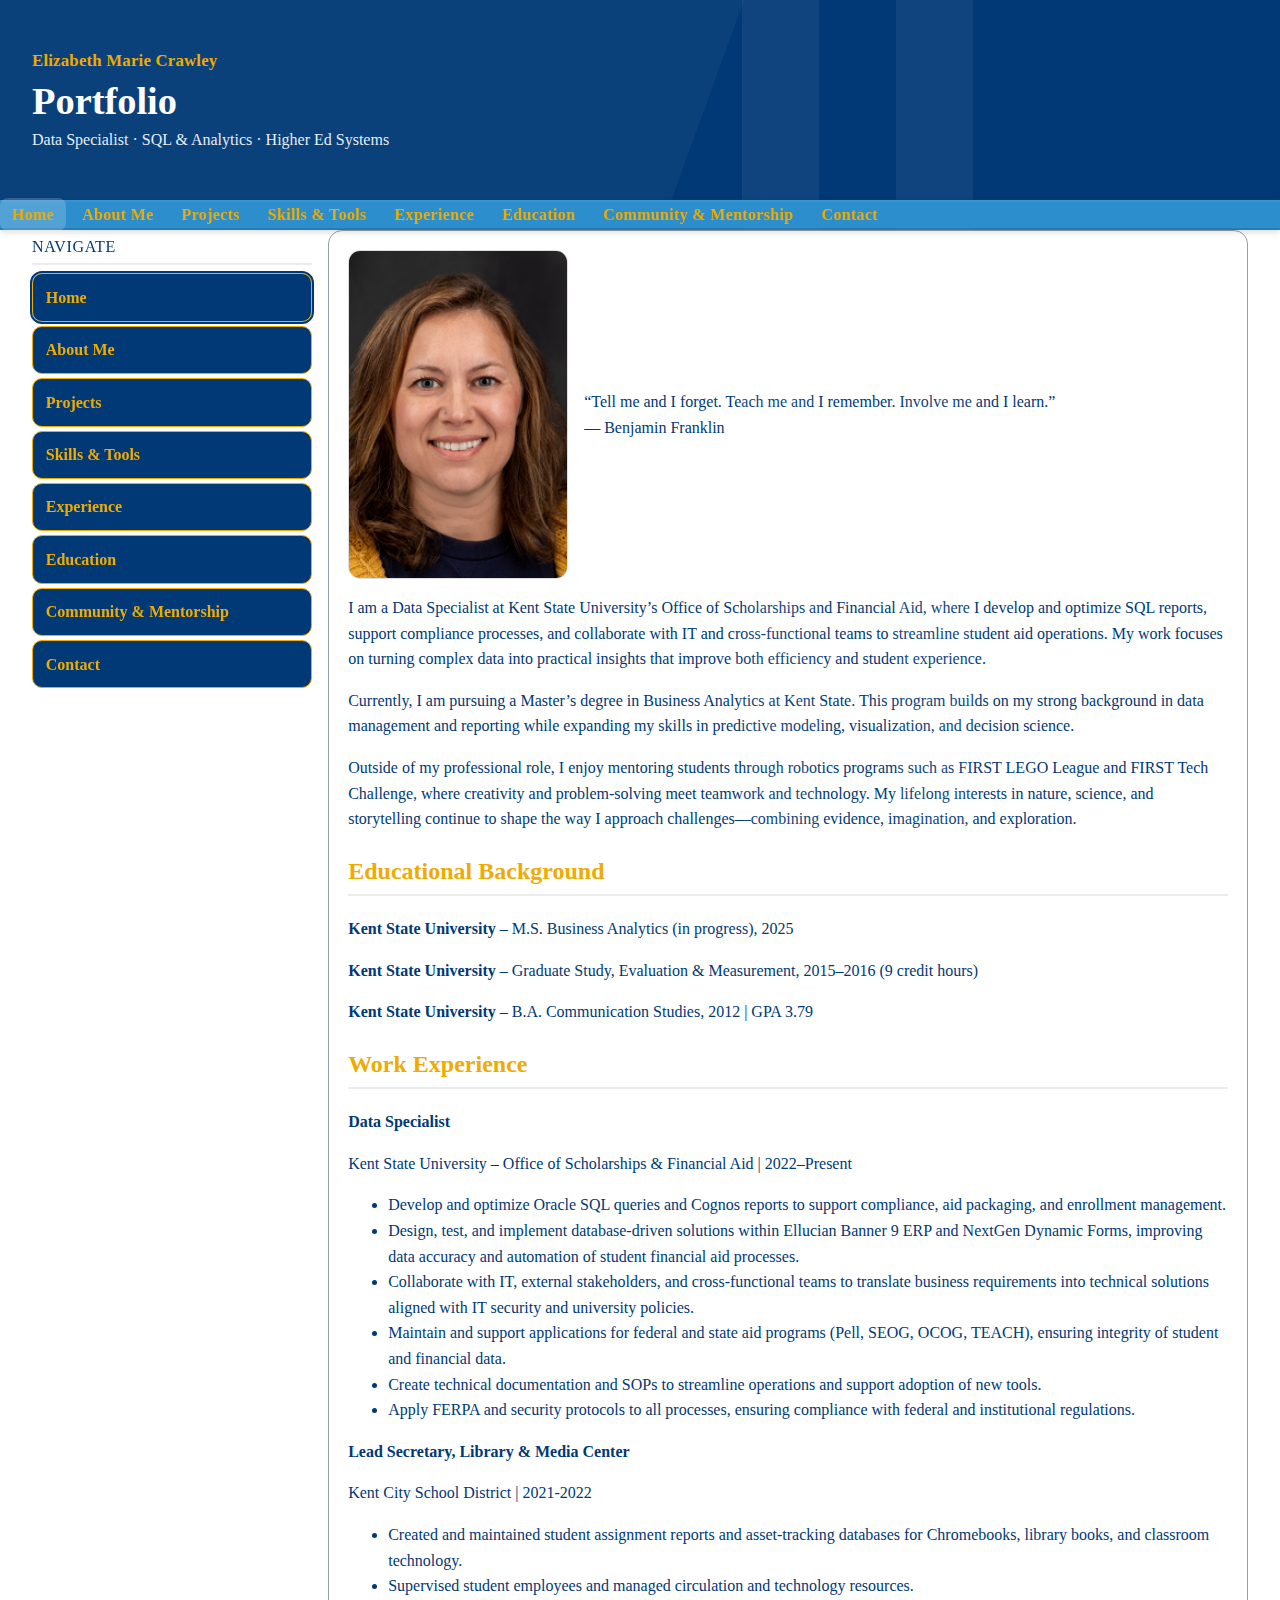
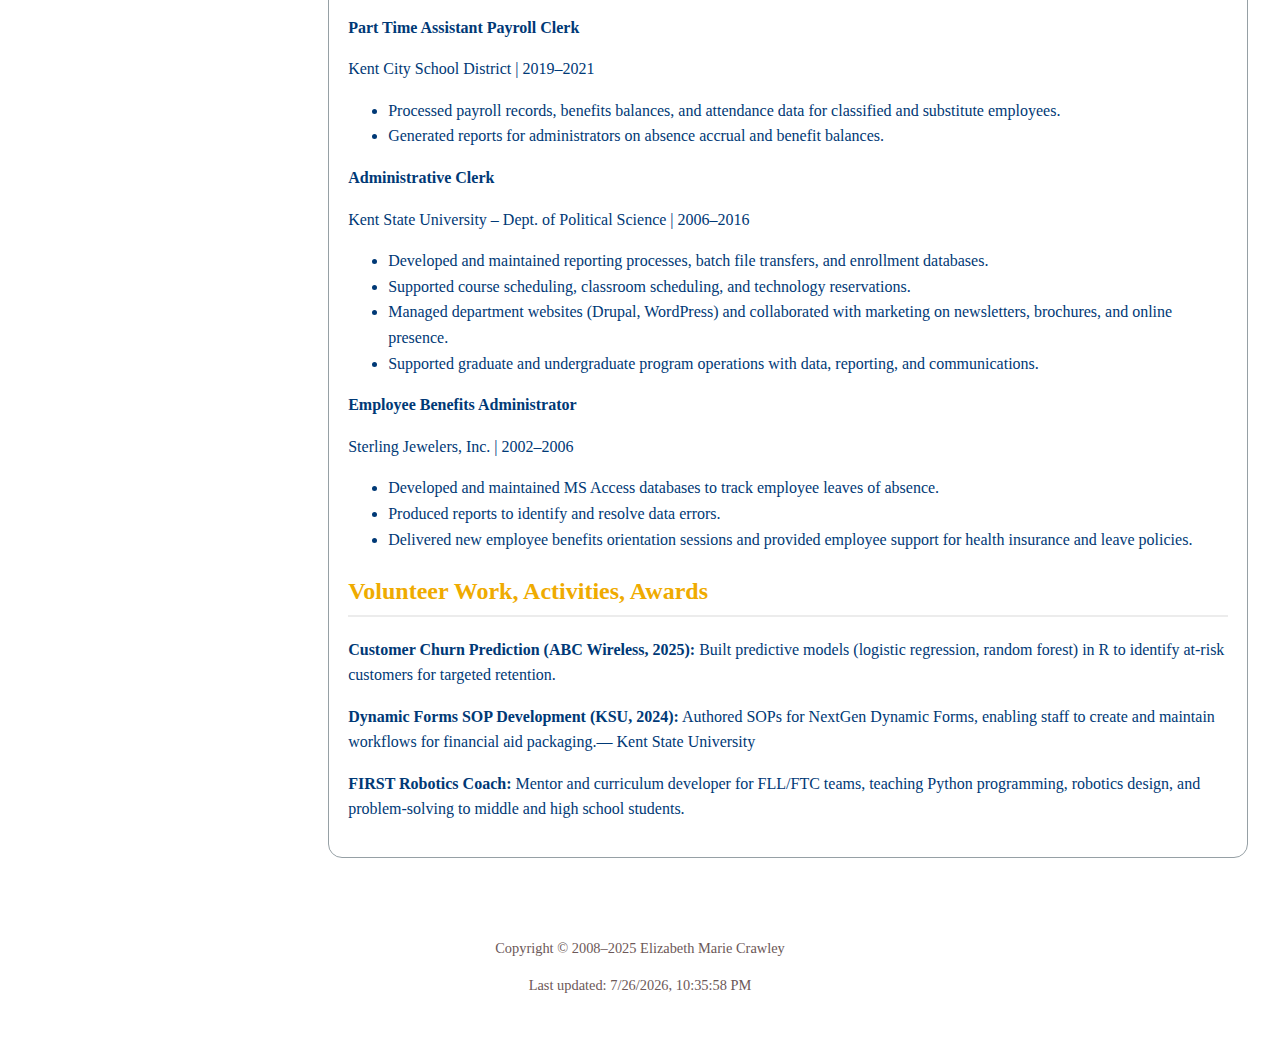
<file: index.html>
<!doctype html>
<html lang="en">
<head>
  <meta charset="utf-8">
  <title>Elizabeth Marie Crawley, Developer and Mentor</title>
  <meta name="viewport" content="width=device-width, initial-scale=1">
  <meta name="description" content="Elizabeth M. Crawley's Professional Portfolio: education, work experience, volunteer work, and philosophy.">
  <link rel="stylesheet" href="css/mystylesheet.css">
</head>
<body>
  <header class="site-header css-banner">
  <div class="header-inner">
    <div class="brand"><a href="/">Elizabeth Marie Crawley</a></div>
    <h1 class="page-title">Portfolio</h1>
    <p class="tagline">Data Specialist · SQL & Analytics · Higher Ed Systems</p>
  </div>
</header>
<!-- Horizontal (primary) nav right under banner -->
  <nav class="navbar" aria-label="Primary">
    <div class="navbar__inner">
      <a href="index.html" aria-current="page">Home</a>
      <a href="about.html">About Me</a>
      <a href="projects.html">Projects</a>
      <a href="skills.html">Skills &amp; Tools</a>
      <a href="experience.html">Experience</a>
      <a href="education.html">Education</a>
      <a href="community.html">Community &amp; Mentorship</a>
      <a href="contact.html">Contact</a>
    </div>
  </nav>
  <!-- 2-column layout: vertical nav + main -->
  <div class="wrap layout">
    <aside class="sidenav" aria-label="Secondary">
      <nav>
        <h2 class="sidenav__title">Navigate</h2>
        <ul class="sidenav__list">
          <li><a href="index.html" aria-current="page">Home</a></li>
          <li><a href="about.html">About Me</a></li>
          <li><a href="projects.html">Projects</a></li>
          <li><a href="skills.html">Skills &amp; Tools</a></li>
          <li><a href="experience.html">Experience</a></li>
          <li><a href="education.html">Education</a></li>
          <li><a href="community.html">Community &amp; Mentorship</a></li>
          <li><a href="contact.html">Contact</a></li>
        </ul>
      </nav>
    </aside>    
	  <main>
      <section class="intro">
        <img src="pagesimages/LizCrawley.png" alt="Portrait of Elizabeth M. Crawley">
        <div>
          <p class="quote">
            “Tell me and I forget. Teach me and I remember. Involve me and I learn.”
            <br>— Benjamin Franklin
          </p>
        </div>
      </section>

      <section>
        <p>I am a Data Specialist at Kent State University’s Office of Scholarships and Financial Aid, where I develop and optimize SQL reports, support compliance processes, and collaborate with IT and cross-functional teams to 	 	streamline student aid operations. My work focuses on turning complex data into practical insights that improve both efficiency and student experience.</p>
	<p>Currently, I am pursuing a Master’s degree in Business Analytics at Kent State. This program builds on my strong background in data management and reporting while expanding my skills in predictive modeling, visualization, and 	decision science.</p>
	<p>Outside of my professional role, I enjoy mentoring students through robotics programs such as FIRST LEGO League and FIRST Tech Challenge, where creativity and problem-solving meet teamwork and technology. My lifelong 	interests in nature, science, and storytelling continue to shape the way I approach challenges—combining evidence, imagination, and exploration.</p>
      </section>

      <section>
        <h2>Educational Background</h2>
        <div class="two-col">
          <div>
	    <p><strong>Kent State University</strong> – M.S. Business Analytics (in progress), 2025</p>
	    <p><strong>Kent State University</strong> – Graduate Study, Evaluation & Measurement, 2015–2016 (9 credit hours)</p>
	    <p><strong>Kent State University</strong> – B.A. Communication Studies, 2012 | GPA 3.79</p>
          </div>
        </div>
      </section>

      <section>
        <h2>Work Experience</h2>
	<p><b>Data Specialist</b></p>
	<p>Kent State University – Office of Scholarships & Financial Aid | 2022–Present</p>
	<ul>
	   <li>Develop and optimize Oracle SQL queries and Cognos reports to support compliance, aid packaging, and enrollment management.</li>
	   <li>Design, test, and implement database-driven solutions within Ellucian Banner 9 ERP and NextGen Dynamic Forms, improving data accuracy and automation of student financial aid processes.</li>
	   <li>Collaborate with IT, external stakeholders, and cross-functional teams to translate business requirements into technical solutions aligned with IT security and university policies.</li>
	   <li>Maintain and support applications for federal and state aid programs (Pell, SEOG, OCOG, TEACH), ensuring integrity of student and financial data.</li>
	   <li>Create technical documentation and SOPs to streamline operations and support adoption of new tools.</li>
	   <li>Apply FERPA and security protocols to all processes, ensuring compliance with federal and institutional regulations.</li>
	</ul>

        <p><b>Lead Secretary, Library & Media Center</b></p>
        <p>Kent City School District | 2021-2022</p>
	<ul>
	   <li>Created and maintained student assignment reports and asset-tracking databases for Chromebooks, library books, and classroom technology.</li>
	   <li>Supervised student employees and managed circulation and technology resources.</li>
	</ul>

	<p><b>Part Time Assistant Payroll Clerk</b></p>
	<p>Kent City School District | 2019–2021</p>
	<ul>
	   <li>Processed payroll records, benefits balances, and attendance data for classified and substitute employees.</li>
	   <li>Generated reports for administrators on absence accrual and benefit balances.</li>
	</ul>

	<p><b>Administrative Clerk</b></p>
	<p>Kent State University – Dept. of Political Science | 2006–2016</p>
	<ul>
	   <li>Developed and maintained reporting processes, batch file transfers, and enrollment databases.</li>
	   <li>Supported course scheduling, classroom scheduling, and technology reservations.</li>
	   <li>Managed department websites (Drupal, WordPress) and collaborated with marketing on newsletters, brochures, and online presence.</li>
	   <li>Supported graduate and undergraduate program operations with data, reporting, and communications.</li>
	</ul>

	<p><b>Employee Benefits Administrator</b></p>
	<p>Sterling Jewelers, Inc. | 2002–2006</p>
	<ul>
	   <li>Developed and maintained MS Access databases to track employee leaves of absence.</li>
	   <li>Produced reports to identify and resolve data errors.</li>
	   <li>Delivered new employee benefits orientation sessions and provided employee support for health insurance and leave policies.</li>
	</ul>		
      </section>

      <section>
        <h2>Volunteer Work, Activities, Awards</h2>
        <p><strong>Customer Churn Prediction (ABC Wireless, 2025):</strong> Built predictive models (logistic regression, random forest) in R to identify at-risk customers for targeted retention.</p>
        <p><strong>Dynamic Forms SOP Development (KSU, 2024):</strong> Authored SOPs for NextGen Dynamic Forms, enabling staff to create and maintain workflows for financial aid packaging.— Kent State University</p>
        <p><strong>FIRST Robotics Coach:</strong> Mentor and curriculum developer for FLL/FTC teams, teaching Python programming, robotics design, and problem-solving to middle and high school students.</p>
      </section>
    </main>
  </div>

  <footer>
    <p>Copyright © 2008–2025 Elizabeth Marie Crawley</p>
    <p>Last updated: <span id="lastUpdated"></span></p>
  </footer>

  <script>
    // Show last modified date automatically
    (function(){
      var d = new Date(document.lastModified);
      document.getElementById('lastUpdated').textContent = d.toLocaleString();
    })();
  </script>
</body>
</html>
</file>
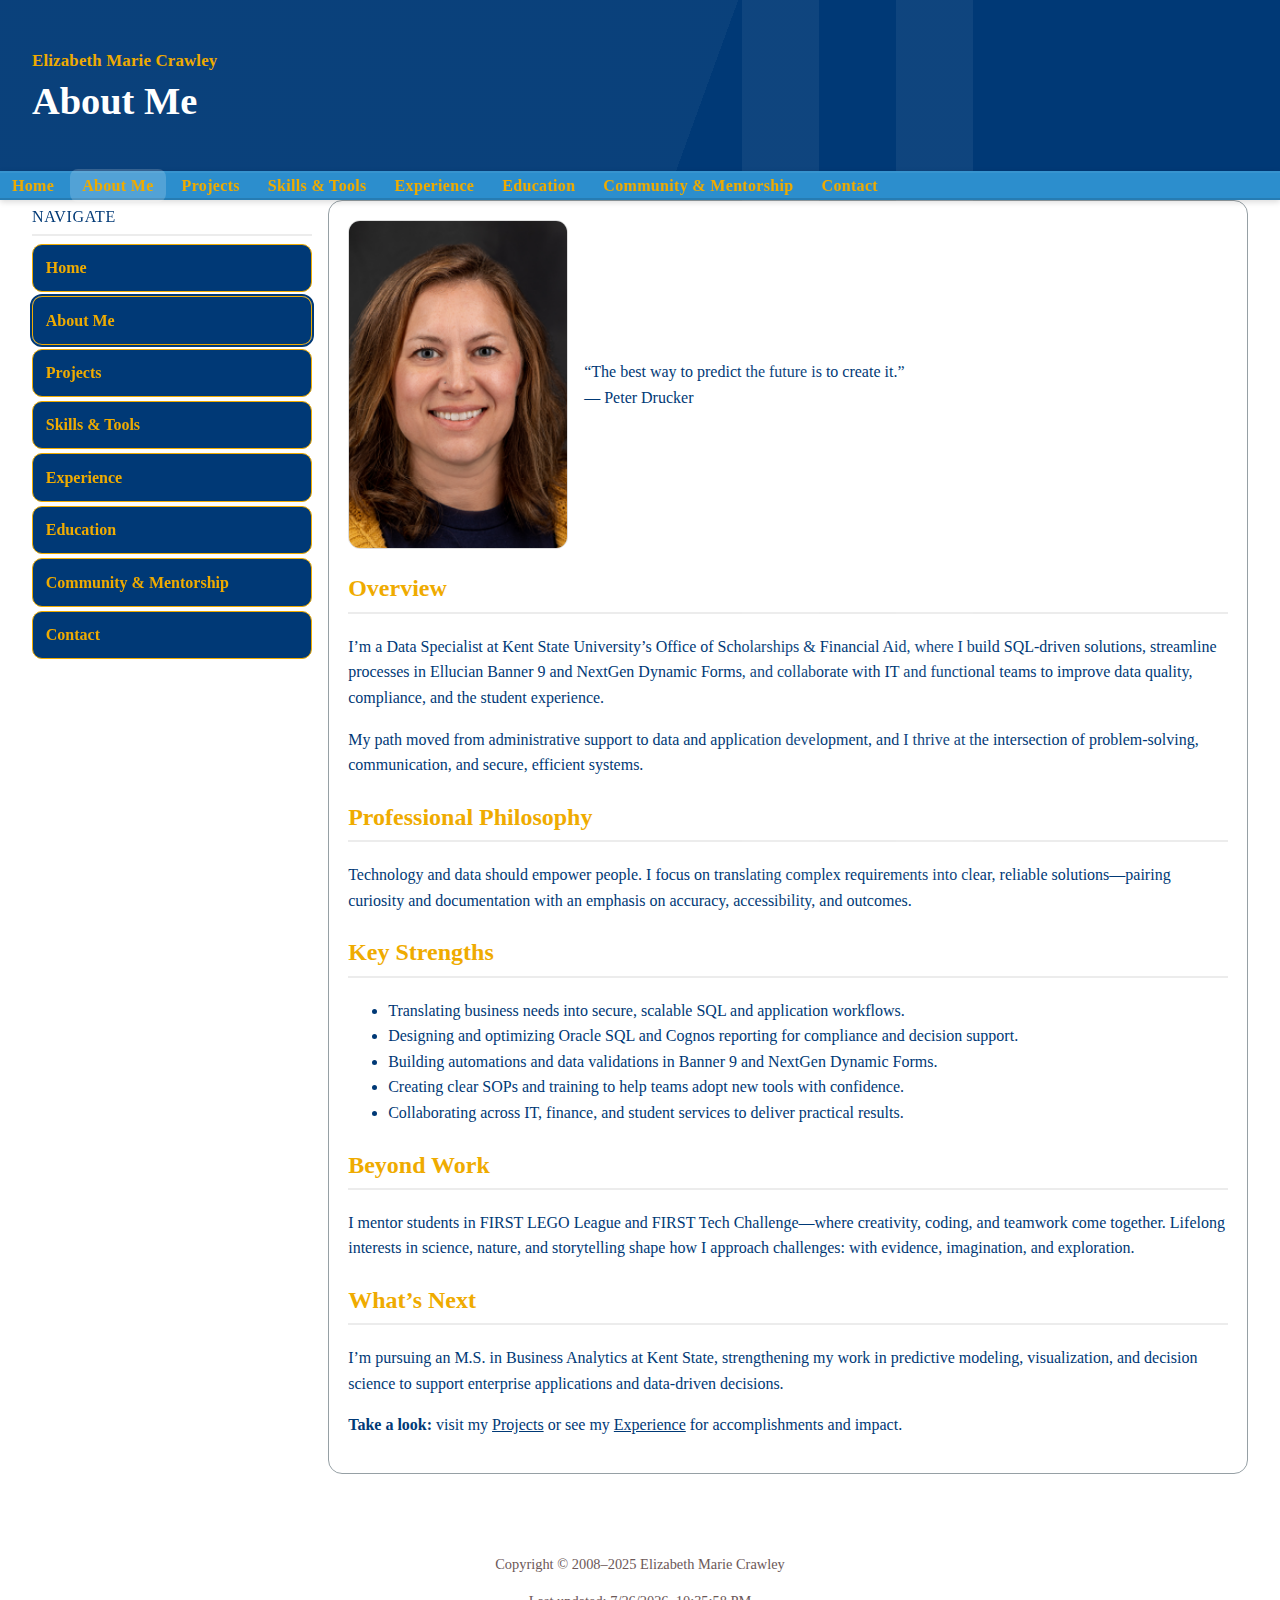
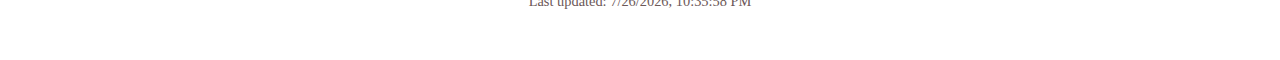
<file: about.html>
<!doctype html>
<html lang="en">
<head>
  <meta charset="utf-8">
  <title>About Me • Elizabeth Marie Crawley</title>
  <meta name="viewport" content="width=device-width, initial-scale=1">
  <link rel="stylesheet" href="css/mystylesheet.css">
  <meta name="description" content="About Elizabeth M. Crawley — data specialist focused on SQL, analytics, and student success, with a passion for mentoring and continuous improvement.">
</head>
<body>
<header class="site-header css-banner">
  <div class="header-inner">
    <div class="brand"><a href="/">Elizabeth Marie Crawley</a></div>
    <h1 class="page-title">About Me</h1> <!-- change per page -->
    <!-- Optional subtitle:
    <p class="tagline">Data Specialist · SQL & Analytics · Higher Ed Systems</p>
    -->
  </div>
</header>
  <!-- Horizontal (primary) nav right under banner -->
  <nav class="navbar" aria-label="Primary">
    <div class="navbar__inner">
      <a href="index.html">Home</a>
      <a href="about.html" aria-current="page">About Me</a>
      <a href="projects.html">Projects</a>
      <a href="skills.html">Skills &amp; Tools</a>
      <a href="experience.html">Experience</a>
      <a href="education.html">Education</a>
      <a href="community.html">Community &amp; Mentorship</a>
      <a href="contact.html">Contact</a>
    </div>
  </nav>
  <!-- 2-column layout: vertical nav + main -->
  <div class="wrap layout">
    <aside class="sidenav" aria-label="Secondary">
      <nav>
        <h2 class="sidenav__title">Navigate</h2>
        <ul class="sidenav__list">
          <li><a href="index.html">Home</a></li>
          <li><a href="about.html" aria-current="page">About Me</a></li>
          <li><a href="projects.html">Projects</a></li>
          <li><a href="skills.html">Skills &amp; Tools</a></li>
          <li><a href="experience.html">Experience</a></li>
          <li><a href="education.html">Education</a></li>
          <li><a href="community.html">Community &amp; Mentorship</a></li>
          <li><a href="contact.html">Contact</a></li>
        </ul>
      </nav>
    </aside>
    <main>
      <section class="intro">
        <img src="pagesimages/LizCrawley.png" alt="Portrait of Elizabeth M. Crawley">
        <div>
          <p class="quote">
            “The best way to predict the future is to create it.”<br>— Peter Drucker
          </p>
        </div>
      </section>

      <section>
        <h2>Overview</h2>
        <p>
          I’m a Data Specialist at Kent State University’s Office of Scholarships &amp; Financial Aid,
          where I build SQL-driven solutions, streamline processes in Ellucian Banner 9 and NextGen Dynamic
          Forms, and collaborate with IT and functional teams to improve data quality, compliance, and the
          student experience.
        </p>
        <p>
          My path moved from administrative support to data and application development, and I thrive at the
          intersection of problem-solving, communication, and secure, efficient systems.
        </p>
      </section>

      <section>
        <h2>Professional Philosophy</h2>
        <p>
          Technology and data should empower people. I focus on translating complex requirements into clear,
          reliable solutions—pairing curiosity and documentation with an emphasis on accuracy, accessibility,
          and outcomes.
        </p>
      </section>

      <section>
        <h2>Key Strengths</h2>
        <ul>
          <li>Translating business needs into secure, scalable SQL and application workflows.</li>
          <li>Designing and optimizing Oracle SQL and Cognos reporting for compliance and decision support.</li>
          <li>Building automations and data validations in Banner 9 and NextGen Dynamic Forms.</li>
          <li>Creating clear SOPs and training to help teams adopt new tools with confidence.</li>
          <li>Collaborating across IT, finance, and student services to deliver practical results.</li>
        </ul>
      </section>

      <section>
        <h2>Beyond Work</h2>
        <p>
          I mentor students in FIRST LEGO League and FIRST Tech Challenge—where creativity, coding, and
          teamwork come together. Lifelong interests in science, nature, and storytelling shape how I
          approach challenges: with evidence, imagination, and exploration.
        </p>
      </section>

      <section>
        <h2>What’s Next</h2>
        <p>
          I’m pursuing an M.S. in Business Analytics at Kent State, strengthening my work in predictive
          modeling, visualization, and decision science to support enterprise applications and data-driven decisions.
        </p>
        <p><strong>Take a look:</strong> visit my <a href="projects.html">Projects</a> or see my
          <a href="experience.html">Experience</a> for accomplishments and impact.</p>
      </section>
    </main>
  </div>

  <footer>
    <p>Copyright © 2008–2025 Elizabeth Marie Crawley</p>
    <p>Last updated: <span id="lastUpdated"></span></p>
  </footer>

  <script>
    (function(){
      var d = new Date(document.lastModified);
      document.getElementById('lastUpdated').textContent = d.toLocaleString();
    })();
  </script>
</body>
</html>
</file>
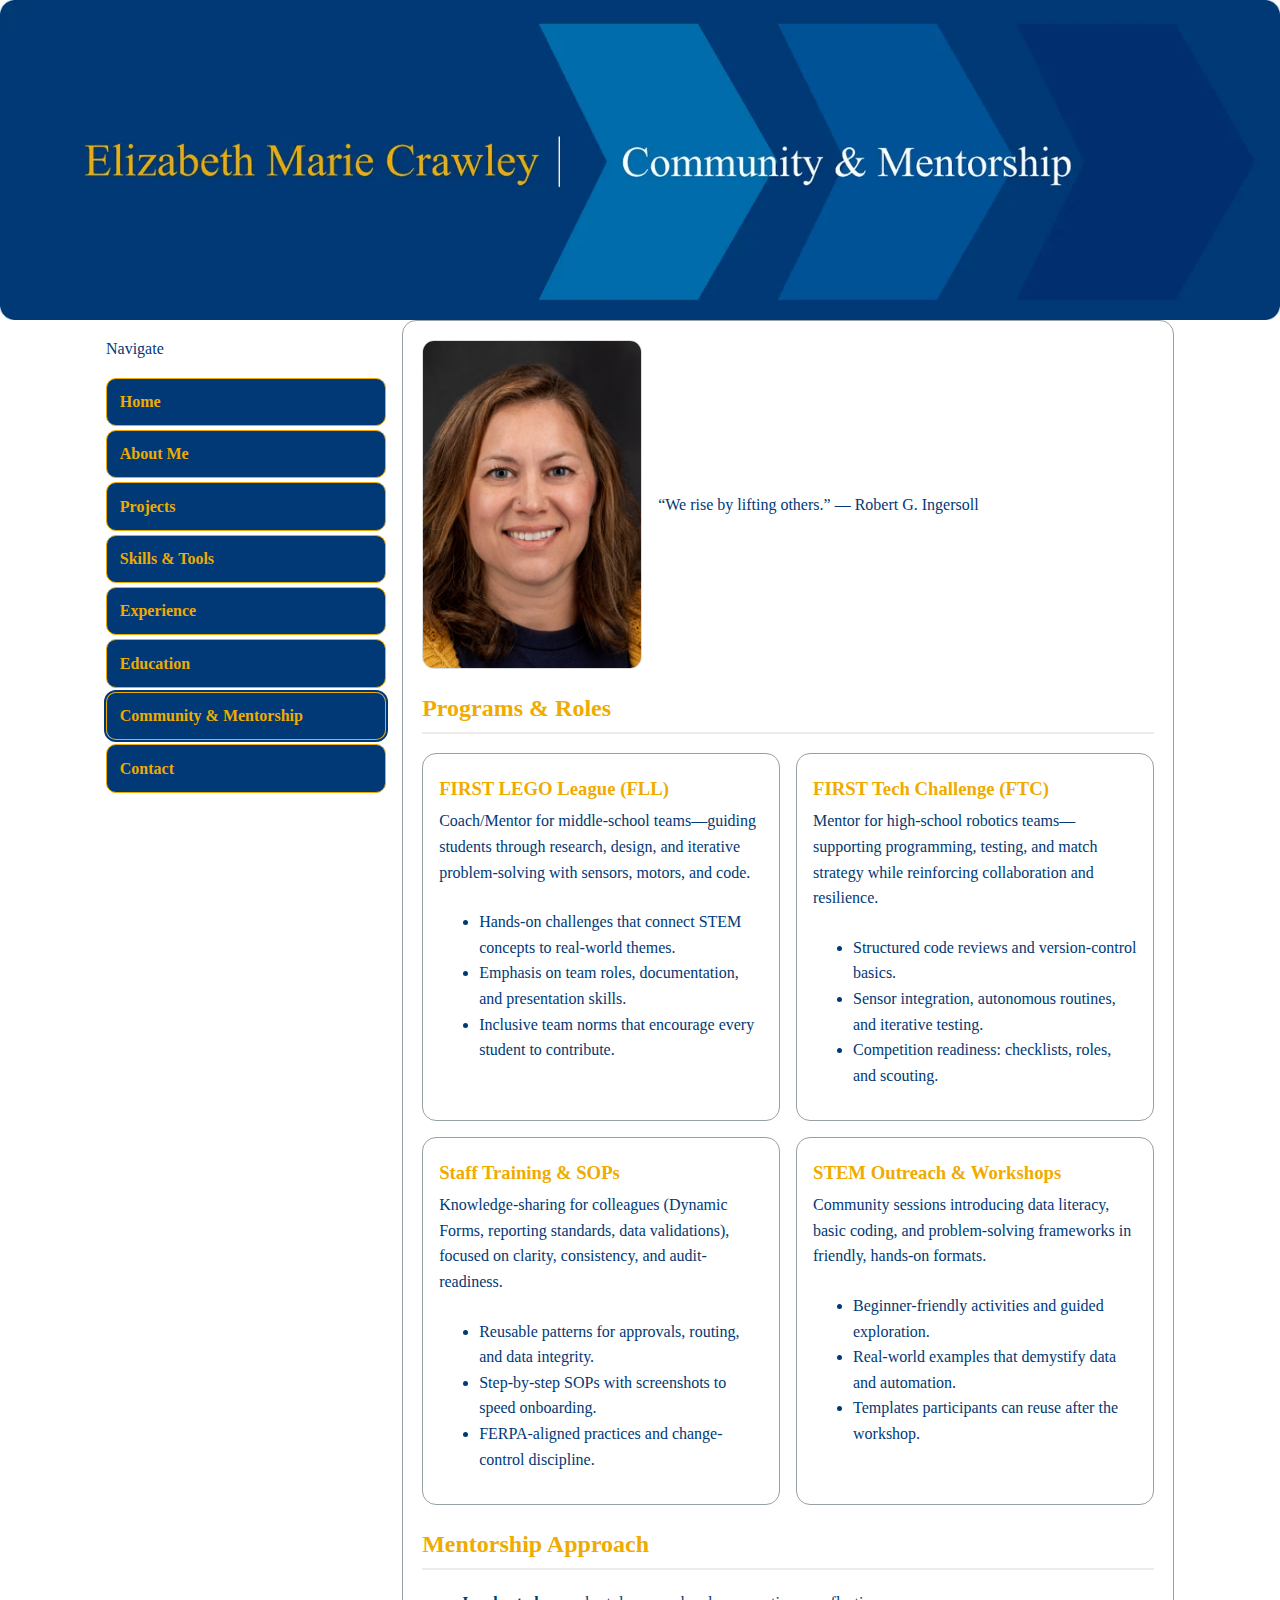
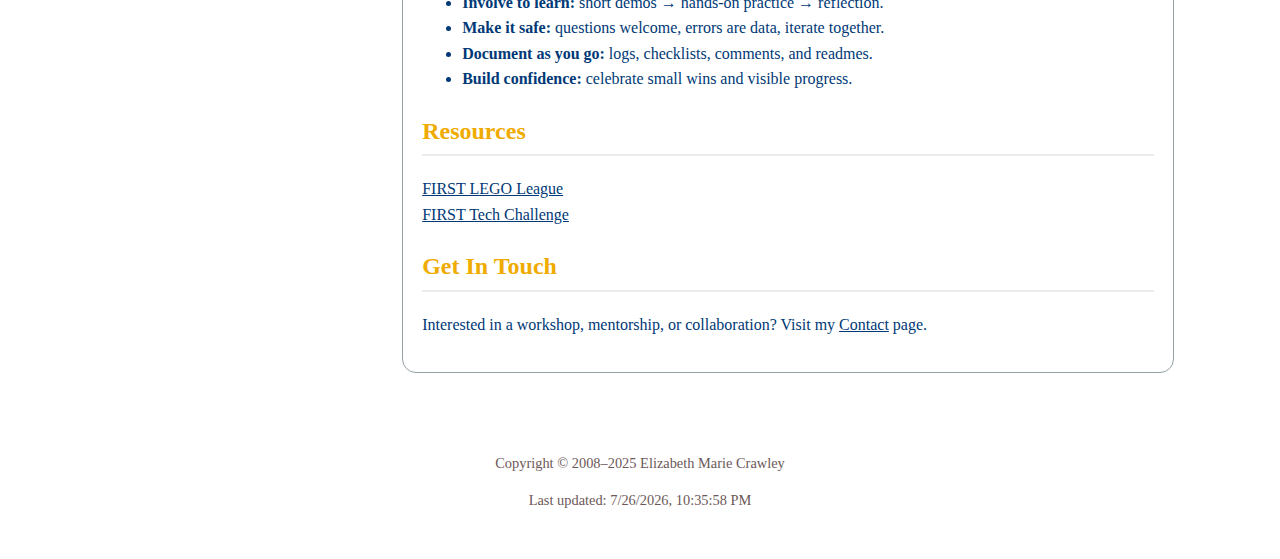
<file: community.html>
<!doctype html>
<html lang="en">
<head>
  <meta charset="utf-8">
  <title>Community & Mentorship • Elizabeth Marie Crawley</title>
  <meta name="viewport" content="width=device-width, initial-scale=1">
  <meta name="description" content="Community involvement and mentorship by Elizabeth M. Crawley: robotics coaching, staff training, and STEM outreach.">
  <link rel="stylesheet" href="css/mystylesheet.css">
</head>
<body>
 <header class="site-header">
    <picture>
      <source type="image/webp"
              srcset="pagesimages/banners/community-768.webp 768w,
                      pagesimages/banners/community-1200.webp 1200w,
                      pagesimages/banners/community-1600.webp 1600w,
                      pagesimages/banners/community-3200.webp 3200w"
              sizes="100vw">
      <img src="images/banners/community-1600.jpg"
           srcset="pagesimages/banners/community-768.jpg 768w,
                   pagesimages/banners/community-1200.jpg 1200w,
                   pagesimages/banners/community-1600.jpg 1600w,
                   pagesimages/banners/community-3200.jpg 3200w"
           sizes="100vw"
           alt="Leading/top of page banner with text that reads Community and Mentorship"
           aria-hidden="true">
    </picture>
  </header>

  <div class="wrap">
    <nav aria-label="Site">
      <p class="nav-title">Navigate</p>
      <ul class="nav-list">
        <li><a href="index.html">Home</a></li>
        <li><a href="about.html">About Me</a></li>
        <li><a href="projects.html">Projects</a></li>
        <li><a href="skills.html">Skills &amp; Tools</a></li>
        <li><a href="experience.html">Experience</a></li>
        <li><a href="education.html">Education</a></li>
        <li><a href="community.html" aria-current="page">Community &amp; Mentorship</a></li>
        <li><a href="contact.html">Contact</a></li>
      </ul>
    </nav>

    <main>
      <section class="intro">
        <img src="pagesimages/LizCrawley.png" alt="Portrait of Elizabeth M. Crawley">
        <div>
          <p class="quote">“We rise by lifting others.” — Robert G. Ingersoll</p>
        </div>
      </section>

      <section aria-labelledby="roles-heading">
        <h2 id="roles-heading">Programs &amp; Roles</h2>
        <div class="cards" role="list">
          <article class="card" role="listitem">
            <h3>FIRST LEGO League (FLL)</h3>
            <p class="summary">
              Coach/Mentor for middle-school teams—guiding students through research, design,
              and iterative problem-solving with sensors, motors, and code.
            </p>
            <ul>
              <li>Hands-on challenges that connect STEM concepts to real-world themes.</li>
              <li>Emphasis on team roles, documentation, and presentation skills.</li>
              <li>Inclusive team norms that encourage every student to contribute.</li>
            </ul>
          </article>

          <article class="card" role="listitem">
            <h3>FIRST Tech Challenge (FTC)</h3>
            <p class="summary">
              Mentor for high-school robotics teams—supporting programming, testing, and
              match strategy while reinforcing collaboration and resilience.
            </p>
            <ul>
              <li>Structured code reviews and version-control basics.</li>
              <li>Sensor integration, autonomous routines, and iterative testing.</li>
              <li>Competition readiness: checklists, roles, and scouting.</li>
            </ul>
          </article>

          <article class="card" role="listitem">
            <h3>Staff Training &amp; SOPs</h3>
            <p class="summary">
              Knowledge-sharing for colleagues (Dynamic Forms, reporting standards, data validations),
              focused on clarity, consistency, and audit-readiness.
            </p>
            <ul>
              <li>Reusable patterns for approvals, routing, and data integrity.</li>
              <li>Step-by-step SOPs with screenshots to speed onboarding.</li>
              <li>FERPA-aligned practices and change-control discipline.</li>
            </ul>
          </article>

          <article class="card" role="listitem">
            <h3>STEM Outreach &amp; Workshops</h3>
            <p class="summary">
              Community sessions introducing data literacy, basic coding, and problem-solving
              frameworks in friendly, hands-on formats.
            </p>
            <ul>
              <li>Beginner-friendly activities and guided exploration.</li>
              <li>Real-world examples that demystify data and automation.</li>
              <li>Templates participants can reuse after the workshop.</li>
            </ul>
          </article>
        </div>
      </section>

      <section>
        <h2>Mentorship Approach</h2>
        <ul>
          <li><strong>Involve to learn:</strong> short demos → hands-on practice → reflection.</li>
          <li><strong>Make it safe:</strong> questions welcome, errors are data, iterate together.</li>
          <li><strong>Document as you go:</strong> logs, checklists, comments, and readmes.</li>
          <li><strong>Build confidence:</strong> celebrate small wins and visible progress.</li>
        </ul>
      </section>

      <section>
        <h2>Resources</h2>
        <p>
          <a href="https://www.firstinspires.org/robotics/fll" target="_blank" rel="noopener">FIRST LEGO League</a><br>
          <a href="https://www.firstinspires.org/robotics/ftc" target="_blank" rel="noopener">FIRST Tech Challenge</a>
        </p>
        <!-- Optional: link to PDFs or photos
        <p class="cta">
          <a class="button" href="documents/mentorship-overview.pdf">Mentorship Overview (PDF)</a>
          <a class="button" href="images/community-gallery/index.html">Photo Gallery</a>
        </p>
        -->
      </section>

      <section>
        <h2>Get In Touch</h2>
        <p>
          Interested in a workshop, mentorship, or collaboration? Visit my
          <a href="contact.html">Contact</a> page.
        </p>
      </section>
    </main>
  </div>

  <footer>
    <p>Copyright © 2008–2025 Elizabeth Marie Crawley</p>
    <p>Last updated: <span id="lastUpdated"></span></p>
  </footer>

  <script>
    (function(){
      var d = new Date(document.lastModified);
      document.getElementById('lastUpdated').textContent = d.toLocaleString();
    })();
  </script>
</body>
</html>
</file>
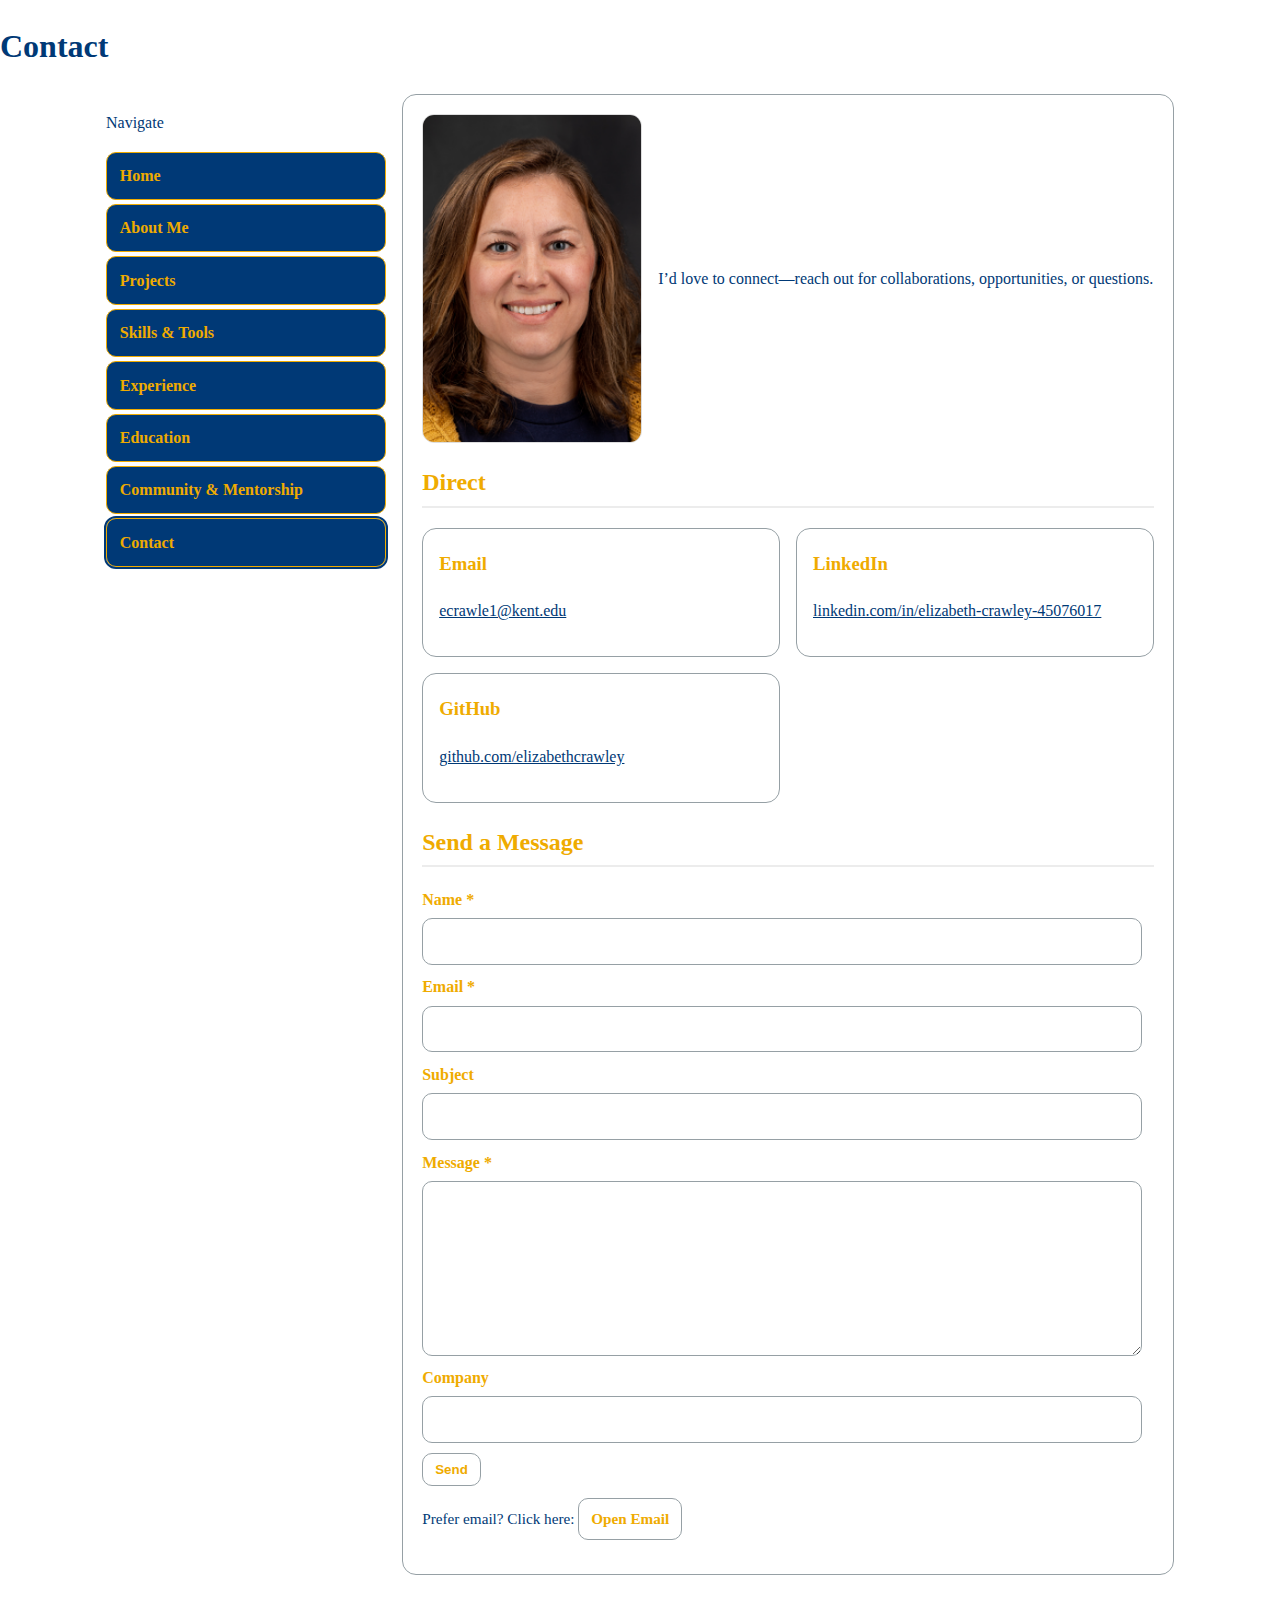
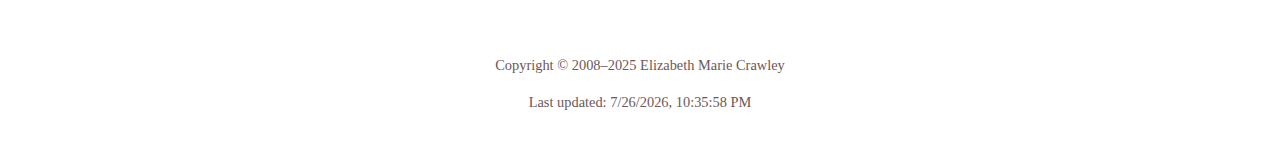
<file: contact.html>
<!doctype html>
<html lang="en">
<head>
  <meta charset="utf-8">
  <title>Contact • Elizabeth Marie Crawley</title>
  <meta name="viewport" content="width=device-width, initial-scale=1">
  <meta name="description" content="Contact Elizabeth M. Crawley — email, LinkedIn, GitHub, and a simple contact form.">
  <link rel="stylesheet" href="css/mystylesheet.css">
</head>
<body>
  <header>
    <h1>Contact</h1>
  </header>

  <div class="wrap">
    <nav aria-label="Site">
      <p class="nav-title">Navigate</p>
      <ul class="nav-list">
        <li><a href="index.html">Home</a></li>
        <li><a href="about.html">About Me</a></li>
        <li><a href="projects.html">Projects</a></li>
        <li><a href="skills.html">Skills &amp; Tools</a></li>
        <li><a href="experience.html">Experience</a></li>
        <li><a href="education.html">Education</a></li>
        <li><a href="community.html">Community &amp; Mentorship</a></li>
        <li><a href="contact.html" aria-current="page">Contact</a></li>
      </ul>
    </nav>

    <main>
      <section class="intro">
        <img src="pagesimages/LizCrawley.png" alt="Portrait of Elizabeth M. Crawley">
        <div>
          <p class="quote">I’d love to connect—reach out for collaborations, opportunities, or questions.</p>
        </div>
      </section>

      <!-- Direct contact -->
      <section>
        <h2>Direct</h2>
        <div class="cards" role="list">
          <article class="card" role="listitem">
            <h3>Email</h3>
            <p>
              <!-- Replace with your preferred email -->
              <a href="mailto:ecrawle1@kent.edu">ecrawle1@kent.edu</a>
            </p>
          </article>

	<article class="card" role="listitem">
  	  <h3>LinkedIn</h3>
 	   <p>
    	   <a href="https://www.linkedin.com/in/elizabeth-crawley-45076017/" target="_blank" rel="noopener">
     	    linkedin.com/in/elizabeth-crawley-45076017
   	   </a>
 	  </p>
	</article>
          <article class="card" role="listitem">
            <h3>GitHub</h3>
            <p>
              <!-- Replace # with your GitHub profile -->
              <a href="#" target="_blank" rel="noopener">github.com/elizabethcrawley</a>
            </p>
          </article>
        </div>
      </section>

      <!-- Form -->
      <section>
        <h2>Send a Message</h2>
        <!-- 
          HOW TO WIRE THIS FORM:
          - For static hosting (GitHub Pages), use a service like Formspree.
          - Replace ACTION_URL below with your service endpoint.
          - If you prefer email, you can set action="mailto:YOUR_EMAIL" (less reliable).
        -->
        <form action="ACTION_URL" method="POST" class="contact-form" novalidate>
          <div class="field">
            <label for="name">Name<span aria-hidden="true"> *</span></label>
            <input id="name" name="name" type="text" autocomplete="name" required>
          </div>

          <div class="field">
            <label for="email">Email<span aria-hidden="true"> *</span></label>
            <input id="email" name="email" type="email" autocomplete="email" required>
          </div>

          <div class="field">
            <label for="subject">Subject</label>
            <input id="subject" name="subject" type="text" autocomplete="off">
          </div>

          <div class="field">
            <label for="message">Message<span aria-hidden="true"> *</span></label>
            <textarea id="message" name="message" rows="6" required></textarea>
          </div>

          <!-- Optional honeypot field to deter bots -->
          <div class="field" aria-hidden="true" hidden>
            <label for="company">Company</label>
            <input id="company" name="company" type="text" tabindex="-1" autocomplete="off">
          </div>

          <button type="submit" class="button">Send</button>
        </form>

        <p style="margin-top:.75rem; font-size:.95rem;">
          Prefer email? Click here:
          <a class="button" href="mailto:elizabeth@example.com">Open Email</a>
        </p>
      </section>
    </main>
  </div>

  <footer>
    <p>Copyright © 2008–2025 Elizabeth Marie Crawley</p>
    <p>Last updated: <span id="lastUpdated"></span></p>
  </footer>

  <script>
    (function(){
      var d = new Date(document.lastModified);
      document.getElementById('lastUpdated').textContent = d.toLocaleString();
    })();
  </script>
</body>
</html>
</file>
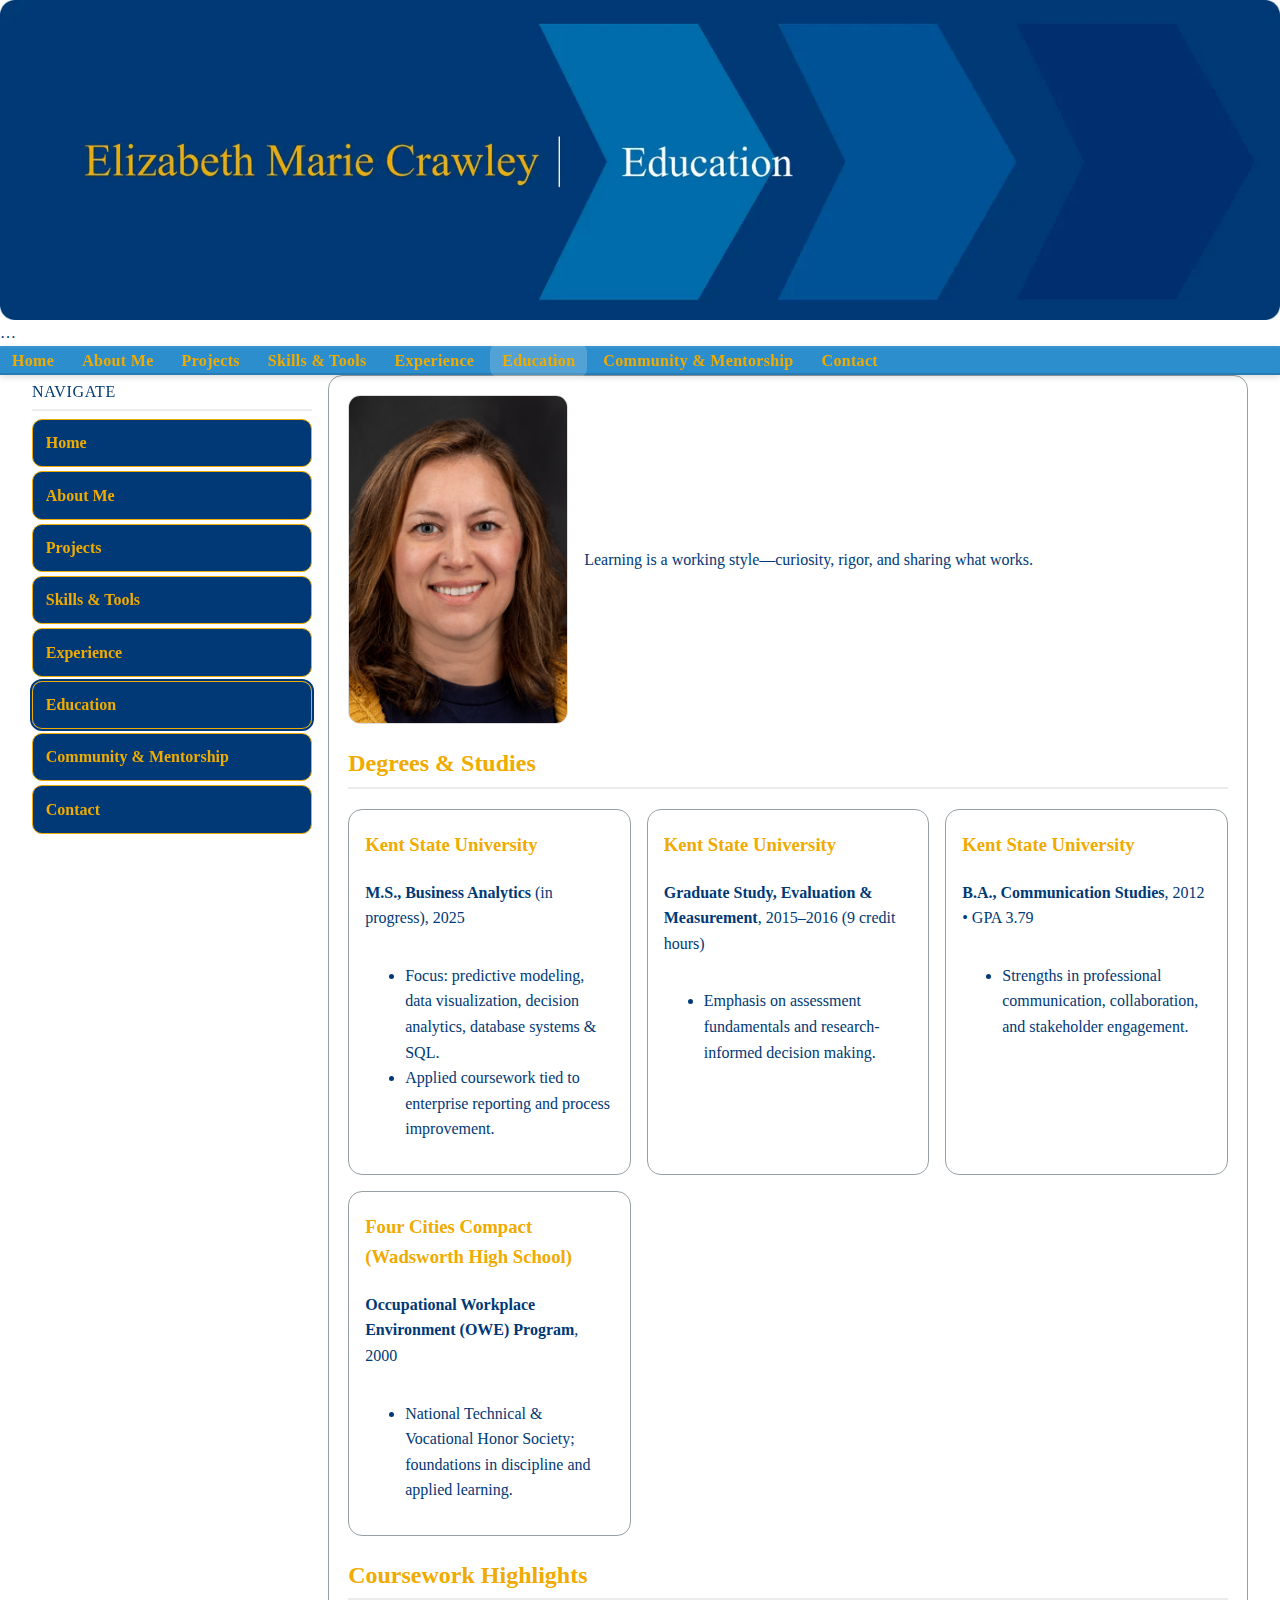
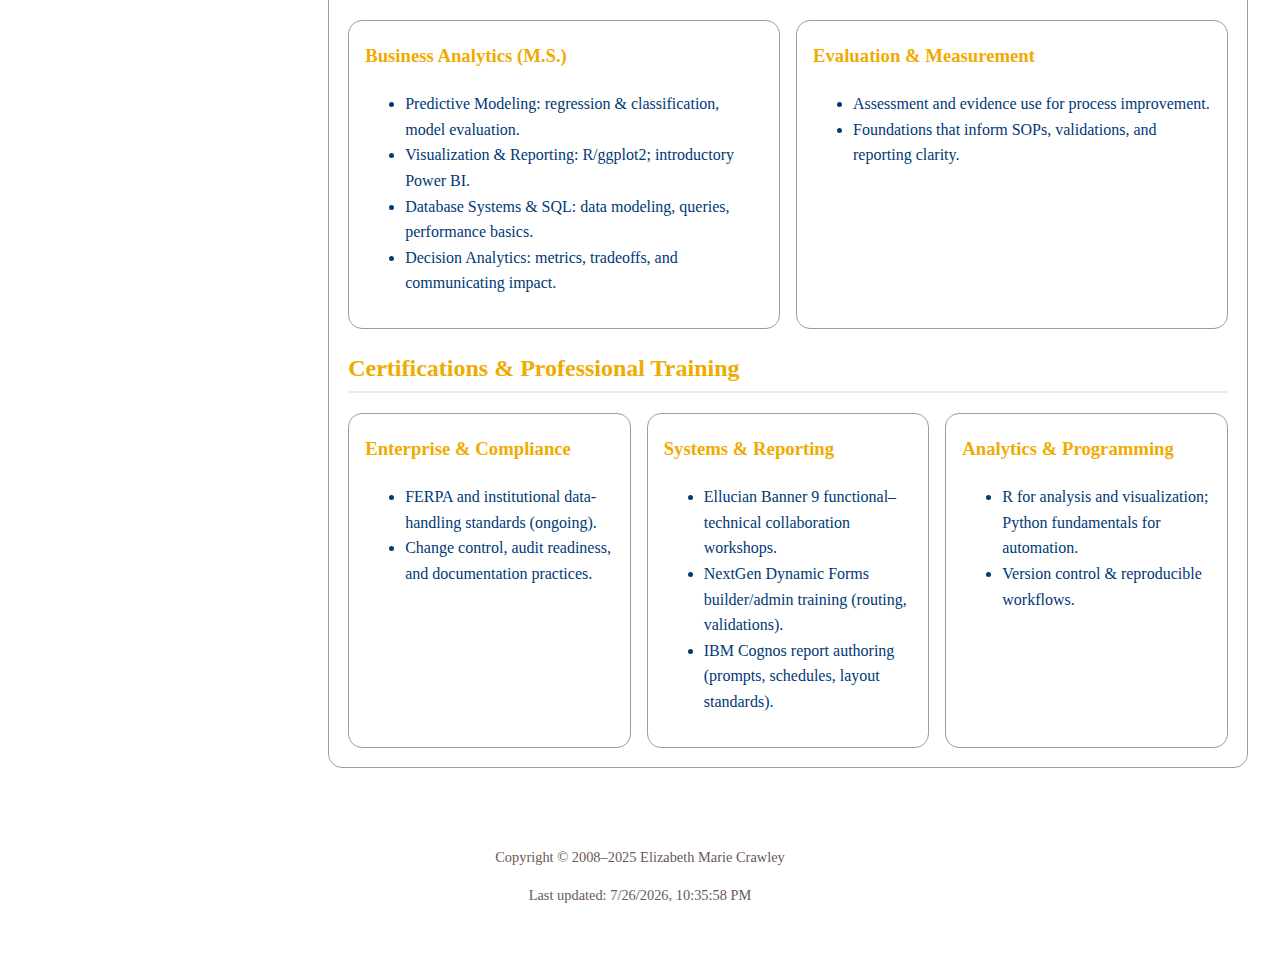
<file: education.html>
<!doctype html>
<html lang="en">
<head>
  <meta charset="utf-8">
  <title>Education • Elizabeth Marie Crawley</title>
  <meta name="viewport" content="width=device-width, initial-scale=1">
  <meta name="description" content="Education and professional development of Elizabeth M. Crawley.">
  <link rel="stylesheet" href="css/mystylesheet.css">
</head>
<body>
      <header class="site-header">
    <picture>
      <source type="image/webp"
              srcset="pagesimages/banners/education-768.webp 768w,
                      pagesimages/banners/education-1200.webp 1200w,
                      pagesimages/banners/education-1600.webp 1600w,
                      pagesimages/banners/education-3200.webp 3200w"
              sizes="100vw">
      <img src="images/banners/education-1600.jpg"
           srcset="pagesimages/banners/education-768.jpg 768w,
                   pagesimages/banners/education-1200.jpg 1200w,
                   pagesimages/banners/education-1600.jpg 1600w,
                   pagesimages/banners/education-3200.jpg 3200w"
           sizes="100vw"
           alt="Leading/top of page banner with text that reads Education"
           aria-hidden="true">
      <h1 class="visually-hidden">Education</h1>
    </picture>

  </header>
    <header class="hero">…</header>
      <nav class="navbar" aria-label="Primary">
        <div class="navbar__inner">
          <a href="index.html">Home</a>
          <a href="about.html">About Me</a>
          <a href="projects.html">Projects</a>
          <a href="skills.html">Skills &amp; Tools</a>
          <a href="experience.html">Experience</a>
          <a href="education.html"aria-current="page">Education</a>
          <a href="community.html">Community &amp; Mentorship</a>
          <a href="contact.html">Contact</a>
        </div>
      </nav>
        <div class="wrap layout">
          <aside class="sidenav" aria-label="Secondary">
      <nav>
        <h2 class="sidenav__title">Navigate</h2>
        <ul class="sidenav__list">
          <li><a href="index.html">Home</a></li>
          <li><a href="about.html">About Me</a></li>
          <li><a href="projects.html">Projects</a></li>
          <li><a href="skills.html">Skills &amp; Tools</a></li>
          <li><a href="experience.html">Experience</a></li>
          <li><a href="education.html" aria-current="page">Education</a></li>
          <li><a href="community.html">Community &amp; Mentorship</a></li>
          <li><a href="contact.html">Contact</a></li>
        </ul>
      </nav>
    </aside>

    <main>
      <section class="intro">
        <img src="pagesimages/LizCrawley.png" alt="Portrait of Elizabeth M. Crawley">
        <div>
          <p class="quote">
            Learning is a working style—curiosity, rigor, and sharing what works.
          </p>
        </div>
      </section>

      <!-- Degrees & Studies -->
      <section aria-labelledby="degrees-heading">
        <h2 id="degrees-heading">Degrees &amp; Studies</h2>

        <div class="cards" role="list">
          <article class="card" role="listitem">
            <h3>Kent State University</h3>
            <p class="subhead"><strong>M.S., Business Analytics</strong> (in progress), <time datetime="2025">2025</time></p>
            <ul>
              <li>Focus: predictive modeling, data visualization, decision analytics, database systems &amp; SQL.</li>
              <li>Applied coursework tied to enterprise reporting and process improvement.</li>
            </ul>
          </article>

          <article class="card" role="listitem">
            <h3>Kent State University</h3>
            <p class="subhead"><strong>Graduate Study, Evaluation &amp; Measurement</strong>, <time datetime="2015">2015</time>–<time datetime="2016">2016</time> (9 credit hours)</p>
            <ul>
              <li>Emphasis on assessment fundamentals and research-informed decision making.</li>
            </ul>
          </article>

          <article class="card" role="listitem">
            <h3>Kent State University</h3>
            <p class="subhead"><strong>B.A., Communication Studies</strong>, <time datetime="2012">2012</time> • GPA 3.79</p>
            <ul>
              <li>Strengths in professional communication, collaboration, and stakeholder engagement.</li>
            </ul>
          </article>

          <article class="card" role="listitem">
            <h3>Four Cities Compact (Wadsworth High School)</h3>
            <p class="subhead"><strong>Occupational Workplace Environment (OWE) Program</strong>, <time datetime="2000">2000</time></p>
            <ul>
              <li>National Technical &amp; Vocational Honor Society; foundations in discipline and applied learning.</li>
            </ul>
          </article>
        </div>
      </section>

      <!-- Coursework Highlights -->
      <section aria-labelledby="coursework-heading">
        <h2 id="coursework-heading">Coursework Highlights</h2>
        <div class="cards" role="list">
          <article class="card" role="listitem">
            <h3>Business Analytics (M.S.)</h3>
            <ul>
              <li>Predictive Modeling: regression &amp; classification, model evaluation.</li>
              <li>Visualization &amp; Reporting: R/ggplot2; introductory Power BI.</li>
              <li>Database Systems &amp; SQL: data modeling, queries, performance basics.</li>
              <li>Decision Analytics: metrics, tradeoffs, and communicating impact.</li>
            </ul>
          </article>

          <article class="card" role="listitem">
            <h3>Evaluation &amp; Measurement</h3>
            <ul>
              <li>Assessment and evidence use for process improvement.</li>
              <li>Foundations that inform SOPs, validations, and reporting clarity.</li>
            </ul>
          </article>
        </div>
      </section>

      <!-- Certifications & Training -->
      <section aria-labelledby="training-heading">
        <h2 id="training-heading">Certifications &amp; Professional Training</h2>
        <div class="cards" role="list">
          <article class="card" role="listitem">
            <h3>Enterprise &amp; Compliance</h3>
            <ul>
              <li>FERPA and institutional data-handling standards (ongoing).</li>
              <li>Change control, audit readiness, and documentation practices.</li>
            </ul>
          </article>

          <article class="card" role="listitem">
            <h3>Systems &amp; Reporting</h3>
            <ul>
              <li>Ellucian Banner 9 functional–technical collaboration workshops.</li>
              <li>NextGen Dynamic Forms builder/admin training (routing, validations).</li>
              <li>IBM Cognos report authoring (prompts, schedules, layout standards).</li>
            </ul>
          </article>

          <article class="card" role="listitem">
            <h3>Analytics &amp; Programming</h3>
            <ul>
              <li>R for analysis and visualization; Python fundamentals for automation.</li>
              <li>Version control &amp; reproducible workflows.</li>
            </ul>
          </article>
        </div>
        <!-- Optional download links -->
        <!-- <p><a class="button" href="documents/coursework-summary.pdf">Download Coursework Summary (PDF)</a></p> -->
      </section>
    </main>
  </div>

  <footer>
    <p>Copyright © 2008–2025 Elizabeth Marie Crawley</p>
    <p>Last updated: <span id="lastUpdated"></span></p>
  </footer>

  <script>
    (function(){
      var d = new Date(document.lastModified);
      document.getElementById('lastUpdated').textContent = d.toLocaleString();
    })();
  </script>
</body>
</html>
</file>
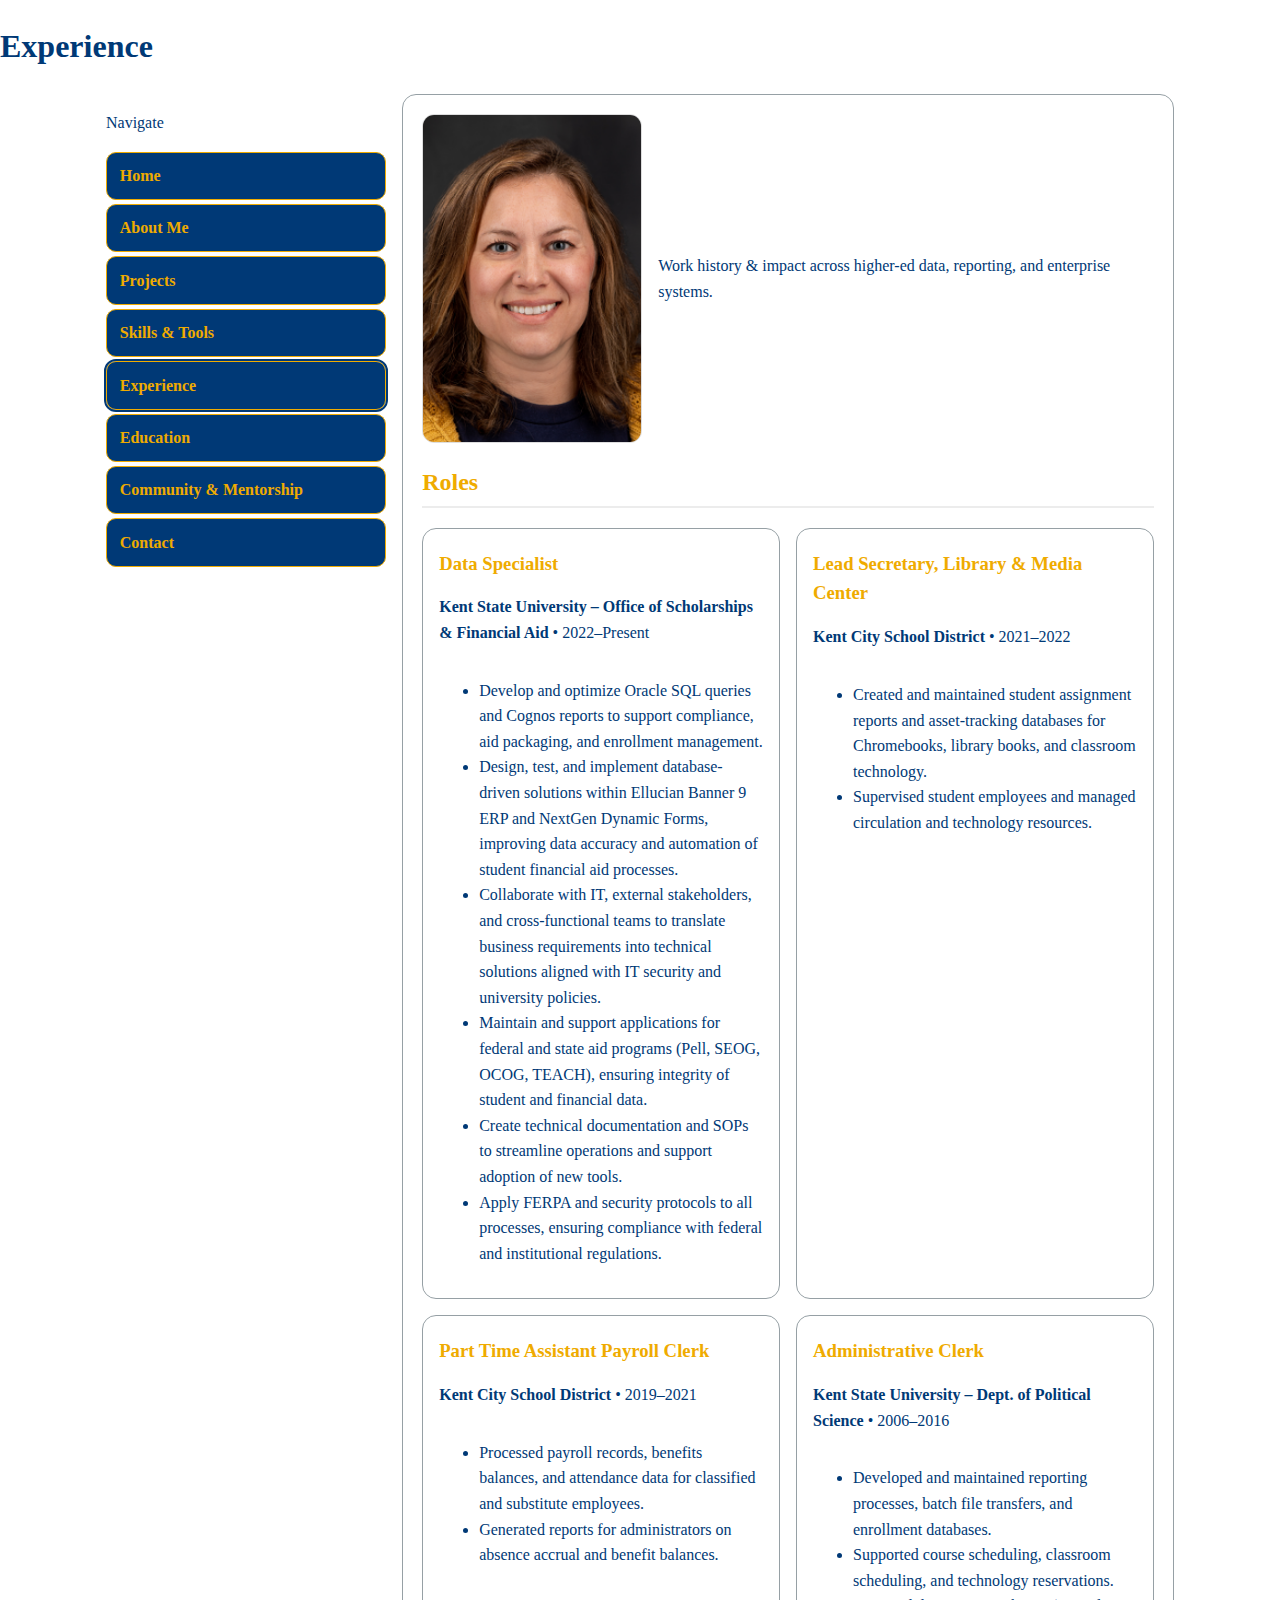
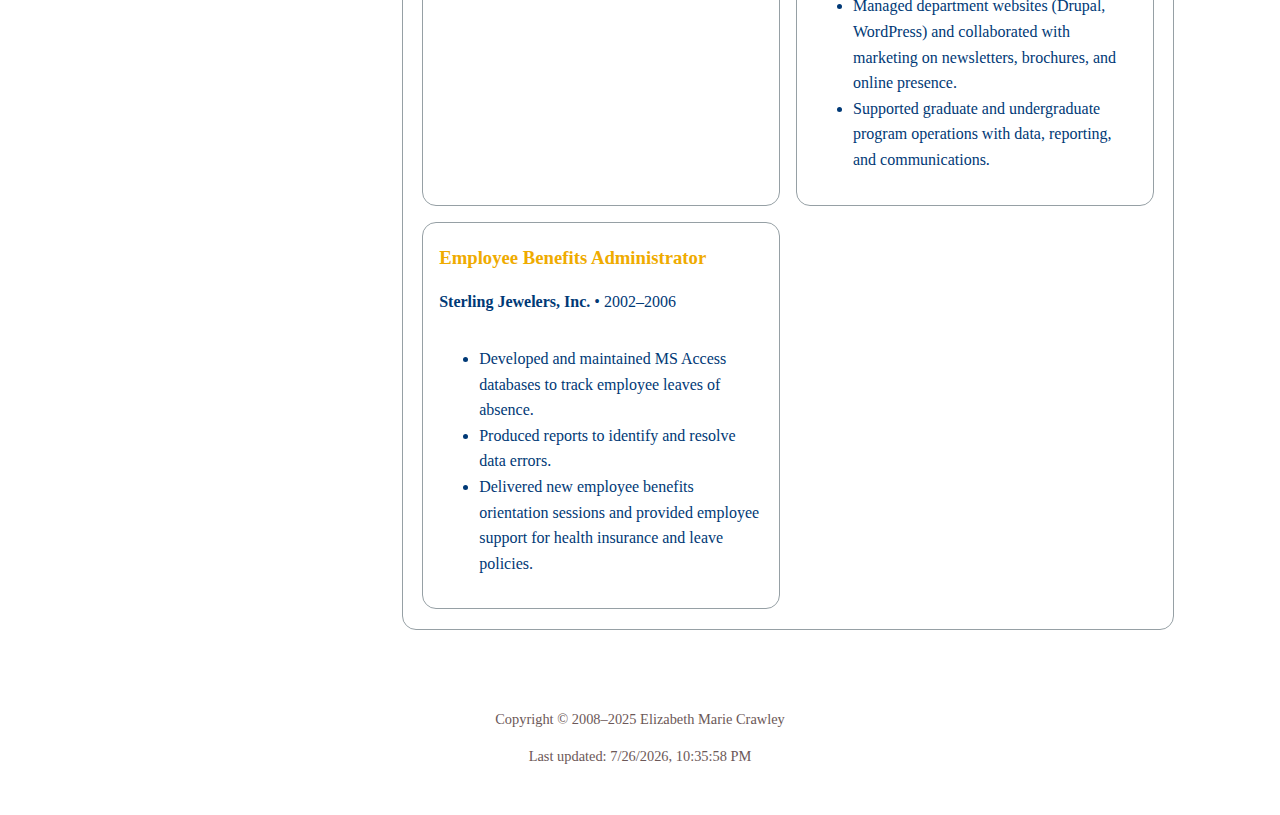
<file: experience.html>
<!doctype html>
<html lang="en">
<head>
  <meta charset="utf-8">
  <title>Experience • Elizabeth Marie Crawley</title>
  <meta name="viewport" content="width=device-width, initial-scale=1">
  <meta name="description" content="Professional experience of Elizabeth M. Crawley: higher-ed data, reporting, and application support.">
  <link rel="stylesheet" href="css/mystylesheet.css">
</head>
<body>
  <header>
    <h1>Experience</h1>
  </header>

  <div class="wrap">
    <nav aria-label="Site">
      <p class="nav-title">Navigate</p>
      <ul class="nav-list">
        <li><a href="index.html">Home</a></li>
        <li><a href="about.html">About Me</a></li>
        <li><a href="projects.html">Projects</a></li>
        <li><a href="skills.html">Skills &amp; Tools</a></li>
        <li><a href="experience.html" aria-current="page">Experience</a></li>
        <li><a href="education.html">Education</a></li>
        <li><a href="community.html">Community &amp; Mentorship</a></li>
        <li><a href="contact.html">Contact</a></li>
      </ul>
    </nav>

    <main>
      <section class="intro">
        <img src="pagesimages/LizCrawley.png" alt="Portrait of Elizabeth M. Crawley">
        <div>
          <p class="quote">
            Work history &amp; impact across higher-ed data, reporting, and enterprise systems.
          </p>
          <!-- Optional: <p><a class="button" href="documents/resume.pdf">Download Résumé (PDF)</a></p> -->
        </div>
      </section>

      <section aria-labelledby="roles-heading">
        <h2 id="roles-heading">Roles</h2>

        <div class="cards" role="list">
          <!-- Data Specialist -->
          <article class="card role" role="listitem">
            <header>
              <h3>Data Specialist</h3>
              <p class="subhead"><strong>Kent State University – Office of Scholarships &amp; Financial Aid</strong> • <time datetime="2022">2022</time>–Present</p>
            </header>
            <ul>
              <li>Develop and optimize Oracle SQL queries and Cognos reports to support compliance, aid packaging, and enrollment management.</li>
              <li>Design, test, and implement database-driven solutions within Ellucian Banner 9 ERP and NextGen Dynamic Forms, improving data accuracy and automation of student financial aid processes.</li>
              <li>Collaborate with IT, external stakeholders, and cross-functional teams to translate business requirements into technical solutions aligned with IT security and university policies.</li>
              <li>Maintain and support applications for federal and state aid programs (Pell, SEOG, OCOG, TEACH), ensuring integrity of student and financial data.</li>
              <li>Create technical documentation and SOPs to streamline operations and support adoption of new tools.</li>
              <li>Apply FERPA and security protocols to all processes, ensuring compliance with federal and institutional regulations.</li>
            </ul>
          </article>

          <!-- Lead Secretary -->
          <article class="card role" role="listitem">
            <header>
              <h3>Lead Secretary, Library &amp; Media Center</h3>
              <p class="subhead"><strong>Kent City School District</strong> • <time datetime="2021">2021</time>–<time datetime="2022">2022</time></p>
            </header>
            <ul>
              <li>Created and maintained student assignment reports and asset-tracking databases for Chromebooks, library books, and classroom technology.</li>
              <li>Supervised student employees and managed circulation and technology resources.</li>
            </ul>
          </article>

          <!-- Assistant Payroll Clerk -->
          <article class="card role" role="listitem">
            <header>
              <h3>Part Time Assistant Payroll Clerk</h3>
              <p class="subhead"><strong>Kent City School District</strong> • <time datetime="2019">2019</time>–<time datetime="2021">2021</time></p>
            </header>
            <ul>
              <li>Processed payroll records, benefits balances, and attendance data for classified and substitute employees.</li>
              <li>Generated reports for administrators on absence accrual and benefit balances.</li>
            </ul>
          </article>

          <!-- Administrative Clerk -->
          <article class="card role" role="listitem">
            <header>
              <h3>Administrative Clerk</h3>
              <p class="subhead"><strong>Kent State University – Dept. of Political Science</strong> • <time datetime="2006">2006</time>–<time datetime="2016">2016</time></p>
            </header>
            <ul>
              <li>Developed and maintained reporting processes, batch file transfers, and enrollment databases.</li>
              <li>Supported course scheduling, classroom scheduling, and technology reservations.</li>
              <li>Managed department websites (Drupal, WordPress) and collaborated with marketing on newsletters, brochures, and online presence.</li>
              <li>Supported graduate and undergraduate program operations with data, reporting, and communications.</li>
            </ul>
          </article>

          <!-- Employee Benefits Administrator -->
          <article class="card role" role="listitem">
            <header>
              <h3>Employee Benefits Administrator</h3>
              <p class="subhead"><strong>Sterling Jewelers, Inc.</strong> • <time datetime="2002">2002</time>–<time datetime="2006">2006</time></p>
            </header>
            <ul>
              <li>Developed and maintained MS Access databases to track employee leaves of absence.</li>
              <li>Produced reports to identify and resolve data errors.</li>
              <li>Delivered new employee benefits orientation sessions and provided employee support for health insurance and leave policies.</li>
            </ul>
          </article>
        </div>
      </section>
    </main>
  </div>

  <footer>
    <p>Copyright © 2008–2025 Elizabeth Marie Crawley</p>
    <p>Last updated: <span id="lastUpdated"></span></p>
  </footer>

  <script>
    (function(){
      var d = new Date(document.lastModified);
      document.getElementById('lastUpdated').textContent = d.toLocaleString();
    })();
  </script>
</body>
</html>
</file>
<file: css/mystylesheet.css>
/* === Shapes-only banner system ========================================= */
/* color swatches and sizing */
:root {
  --bg:        #ffffff;     /* page background */
  --panel:     #ffffff;     /* cards / main panels */
  --nav-panel: #003976;     /* side navbar background */
  --ink:       #003976;     /* primary text */
  --accent:    #EFAB00;     /* gold: headings, tags, buttons */
  --accent-2:  #003976;     /* deep blue: outlines / emphasis */
  --nav-bg:    #2c8ecd;     /* top navbar background */
  --border:    #96A0A5;     /* dark grey borders */
  --blue:       #002b5c;
  --light-blue: #0072ce;
  --gold:       #ffcc00;
  --white:      #ffffff;
  --container: min(1280px, 100% - 2rem); 
}

/* Banner grid */
.banner{
  display: grid;
  grid-template-columns: repeat(var(--cols), 1fr);
  height: var(--banner-h);
  width: 100%;
  --banner-h: 80px;        /* banner strip height */
  --cols: 8;               /* number of tiles */
  --unit: 20px;            /* pattern cell size */
}

/* Base tile style */
.tile{
  position: relative;
  overflow: hidden;
  inline-size: 100%;
  block-size: 100%;
  background-color: var(--blue);
}

/* ——— Patterns ——— */

/* Circle pattern (gold bullseye + ring on blue) */

.circle{
  background:
    radial-gradient(circle at 50% 50%, var(--gold) 25%, transparent 26%) center/100% 100% no-repeat,
    radial-gradient(closest-side, transparent 65%, var(--gold) 66% 66%, transparent 67%) center/100% 100% no-repeat,
    var(--blue);
}

/* Half triangle (diagonal split) */
.half{
  background: linear-gradient(135deg, var(--light-blue) 50%, var(--gold) 0);
}

/* Triangles (diagonal hatching) */
.triangles{
  background:
    repeating-linear-gradient(
      45deg,
      var(--white) 0 calc(var(--unit) * 1),
      transparent calc(var(--unit) * 1) calc(var(--unit) * 2)
    ),
    var(--blue);
}

/* Checker (efficient via conic-gradient) */
.checker{
  --size: calc(var(--unit) * 2);
  background:
    conic-gradient(
      from 90deg,
      var(--gold) 0 90deg,
      var(--blue) 0 180deg,
      var(--gold) 0 270deg,
      var(--blue) 0 360deg
    );
  background-size: var(--size) var(--size);
}

/* Stripes (vertical) */
.stripes{
  background:
    repeating-linear-gradient(
      90deg,
      var(--white) 0 calc(var(--unit) * 1),
      var(--blue)  calc(var(--unit) * 1) calc(var(--unit) * 2)
    );
}

/* Diagonals (\\ hatch) */
.diagonals{
  background:
    repeating-linear-gradient(
      135deg,
      var(--white) 0 calc(var(--unit) * 1),
      var(--blue)  calc(var(--unit) * 1) calc(var(--unit) * 2)
    );
}

/* Vertical bars (gold/blue) */
.bars{
  background:
    repeating-linear-gradient(
      90deg,
      var(--gold) 0 calc(var(--unit) * 0.5),
      var(--blue)  calc(var(--unit) * 0.5) calc(var(--unit) * 1)
    );
}

/* Arc (light-blue circle bleeding from left with gold edge) */
.arc{
  background:
    radial-gradient(circle at left center, var(--light-blue) 40%, var(--gold) 41% 41%, transparent 42%),
    var(--blue);
}

/* Optional: quick density tweak for smaller screens */
@media (max-width: 560px){
  :root{ --unit: 14px; }
}

/* base sizes and html helpers */
*, *::before, *::after { box-sizing: border-box; }

html:focus-within { scroll-behavior: smooth; }

body {
  margin: 0;
  font: 400 16px/1.6 ui-serif, Georgia, "Times New Roman", Times, serif;
  color: var(--ink);
  background: var(--bg);
  -webkit-font-smoothing: antialiased;
  text-rendering: optimizeLegibility;
}

img, svg, video { max-width: 100%; height: auto; display: block; }

a { color: inherit; }
:focus-visible { outline: 3px solid var(--accent-2); outline-offset: 2px; }

.visually-hidden {
  position: absolute !important;
  width: 1px; height: 1px;
  margin: -1px; padding: 0; border: 0;
  clip: rect(0 0 0 0); overflow: hidden; white-space: nowrap;
}

/* Header */
.site-header.css-banner{
  /* gradient base */
  background:
    linear-gradient(110deg, rgba(255,255,255,.04) 0 55%, transparent 55% 100%),
    linear-gradient(to right, var(--ink), var(--nav-panel));
  color:#fff;
  border-radius: 0;
  margin: 0;
  max-width: none;        
}

/* subtle right-side chevrons */
.site-header.css-banner::after{
  content:"";
  position:absolute; inset:0;
  background:
    linear-gradient(to right,
      transparent 0 58%,
      rgba(255,255,255,.06) 58% 64%,
      transparent 64% 70%,
      rgba(255,255,255,.06) 70% 76%,
      transparent 76% 100%
    );
  pointer-events:none;
}

.header-inner.wrap, .layout {
  width: var(--container);
  max-width: none;
  margin-inline: auto;
}


.brand a{
  color: var(--accent);
  text-decoration: none;
  font-weight: 800;
  letter-spacing: .2px;
  font-size: 1.05rem;
}

.page-title{
  margin:.35rem 0 0;
  font-weight: 800;
  line-height: 1.1;
  font-size: 2rem;
}

/* optional subtitle */
.tagline{
  margin:.25rem 0 0;
  opacity:.9;
}

/* Larger screens */
@media (min-width: 768px){
  .site-header.css-banner{ padding: 3rem 2rem; }
  .page-title{ font-size: 2.4rem; }
}

/* Remove image-specific rules when using css-banner */
.site-header.css-banner picture,
.site-header.css-banner img{ display:none; }

/* Global layout */
/* Use either .wrap OR .layout in HTML; both map to the same grid */
.wrap, .layout {
  max-width: 1100px;
  margin: 0 auto;
  padding: 0 1rem 2rem;
  display: grid;
  grid-template-columns: 280px 1fr; /* sidebar + main */
  gap: 1rem;
  align-items: start;
}

/* Vertical sidebar (secondary nav) */
.sidenav { position: sticky; top: 4.5rem; }
.sidenav__title { margin: .25rem 0 .5rem; font: 700 1rem/1 var(--font, inherit); color: var(--ink); text-transform: uppercase; letter-spacing: .04em; }
.sidenav__list,
.nav-list { list-style: none; margin: 0; padding: 0; display: flex; flex-direction: column; gap: .25rem; }

.sidenav a,
.nav-list a {
  display: block;
  text-decoration: none;
  background: var(--nav-panel);
  padding: .65rem .8rem;
  border-radius: 10px;
  border: 1px solid var(--accent);   /* gold outline */
  font-weight: 600;
  color: var(--accent);               /* gold text */
}

.sidenav a:hover, .sidenav a:focus-visible,
.nav-list a:hover, .nav-list a:focus-visible { outline: 2px solid var(--accent-2); }

.sidenav a[aria-current="page"],
.nav-list a[aria-current="page"] { outline: 2px solid var(--accent-2); }

/* Main content panel */
main {
  background: var(--panel);
  border-radius: 14px;
  padding: 1.2rem;
  border: 1px solid var(--border);
}

/* Intro block with headshot */
.intro {
  display: grid;
  grid-template-columns: 220px 1fr;
  gap: 1rem;
  margin-bottom: 1rem;
  align-items: center;
}
.intro img {
  width: 100%; height: auto;
  border-radius: 12px;
  border: 1px solid #ddd;
}

/* Section headings */
h2 {
  margin-top: 1.25rem;
  color: var(--accent);
  border-bottom: 2px solid #ececec;
  padding-bottom: .25rem;
}

/* Footer */
footer { text-align: center; font-size: .9rem; color: #6c5858; padding: 2rem 1rem; }

/* Responsive: collapse sidebar on small screens */
@media (max-width: 900px) {
  .wrap, .layout { grid-template-columns: 1fr; }
  .sidenav { position: static; order: 2; }       /* place below main if you like */
  .intro { grid-template-columns: 1fr; text-align: center; }
}

/* Top (primary) navbar */
.navbar{
  --bg: #2c8ecd;        /* light blue bar */
  --fg: #EFAB00;        /* gold links */
  --hover: rgba(255,255,255,.10);
  --active: rgba(255,255,255,.18);

  position: sticky; top: 0; z-index: 50;
  background: var(--bg);
  box-shadow: 0 2px 6px rgba(0,0,0,.15);
  border-top: 2px solid rgba(255,255,255,.05);
  border-bottom: 2px solid rgba(0,0,0,.12);
}
.navbar__inner.wrap, .layout {
  width: var(--container);
  max-width: none;          
  margin-inline: auto;
}

.navbar a{
  color: var(--fg);
  text-decoration: none;
  padding: .5rem .75rem;
  border-radius: .5rem;
  font-weight: 600; letter-spacing: .02em; line-height: 1.2;
}
.navbar a:hover,
.navbar a:focus-visible{ background: var(--hover); outline: none; }
.navbar a[aria-current="page"]{ background: var(--active); }

/* On very small screens, let it scroll horizontally */
@media (max-width: 480px){
  .navbar__inner{
    flex-wrap: nowrap;
    overflow-x: auto;
    white-space: nowrap;
    scrollbar-width: thin;
    -webkit-overflow-scrolling: touch;
  }
  .navbar a{ display: inline-block; }
}

/* Cards / projects */
.cards {
  display: grid;
  grid-template-columns: repeat(auto-fit, minmax(260px, 1fr));
  gap: 1rem;
}
.card {
  background: var(--panel);
  border: 1px solid var(--border);
  border-radius: 14px;
  padding: 1rem;
  display: flex; flex-direction: column;
}
.card figure { margin: 0 0 .5rem 0; }
.card figure img {
  border-radius: 10px;
  border: 1px solid #ddd;
}
.card h3 { margin: .25rem 0 .25rem; color: var(--accent); }
.summary { margin: 0 0 .5rem 0; }

.meta {
  display: grid;
  grid-template-columns: auto 1fr;
  gap: .25rem .6rem;
  margin: .25rem 0 .5rem;
}
.meta dt { font-weight: 600; color: var(--accent); }
.meta dd { margin: 0; }

.highlights { margin: .25rem 0 .5rem; }
.highlights li { margin-left: 1rem; }

/* Buttons */
.cta { margin-top: auto; }
.button {
  display: inline-block;
  padding: .5rem .75rem;
  border: 1px solid var(--border);
  border-radius: 10px;
  text-decoration: none;
  font-weight: 600;
  color: var(--accent);
  background: var(--panel);
  margin-right: .5rem;
}
.button:hover,
.button:focus-visible { outline: 2px solid var(--accent-2); }

/* Contact form */
.contact-form { max-width: 720px; }
.field { display: grid; gap: .35rem; margin: .6rem 0; }
.field label { font-weight: 600; color: var(--accent); }
.field input, .field textarea {
  padding: .6rem .7rem;
  border: 1px solid var(--border);
  border-radius: 10px;
  font: inherit; background: #fff;
}
.field input:focus, .field textarea:focus { outline: 2px solid var(--accent-2); }

/* Tag pills */
.tags { display: flex; flex-wrap: wrap; gap: .5rem; margin: .25rem 0 1rem; }
.tag {
  display: inline-block;
  padding: .3rem .55rem;
  border: 1px solid var(--border);
  border-radius: 999px;
  background: #fff;
  font-size: .9rem; font-weight: 600;
  color: var(--accent);
}

/* Responsive video */
.video-embed iframe {
  width: 100%;
  aspect-ratio: 16 / 9;
  border: 0; display: block;
}

/* Motion preference */
@media (prefers-reduced-motion: reduce){
  * { animation: none !important; transition: none !important; }
}
</file>
